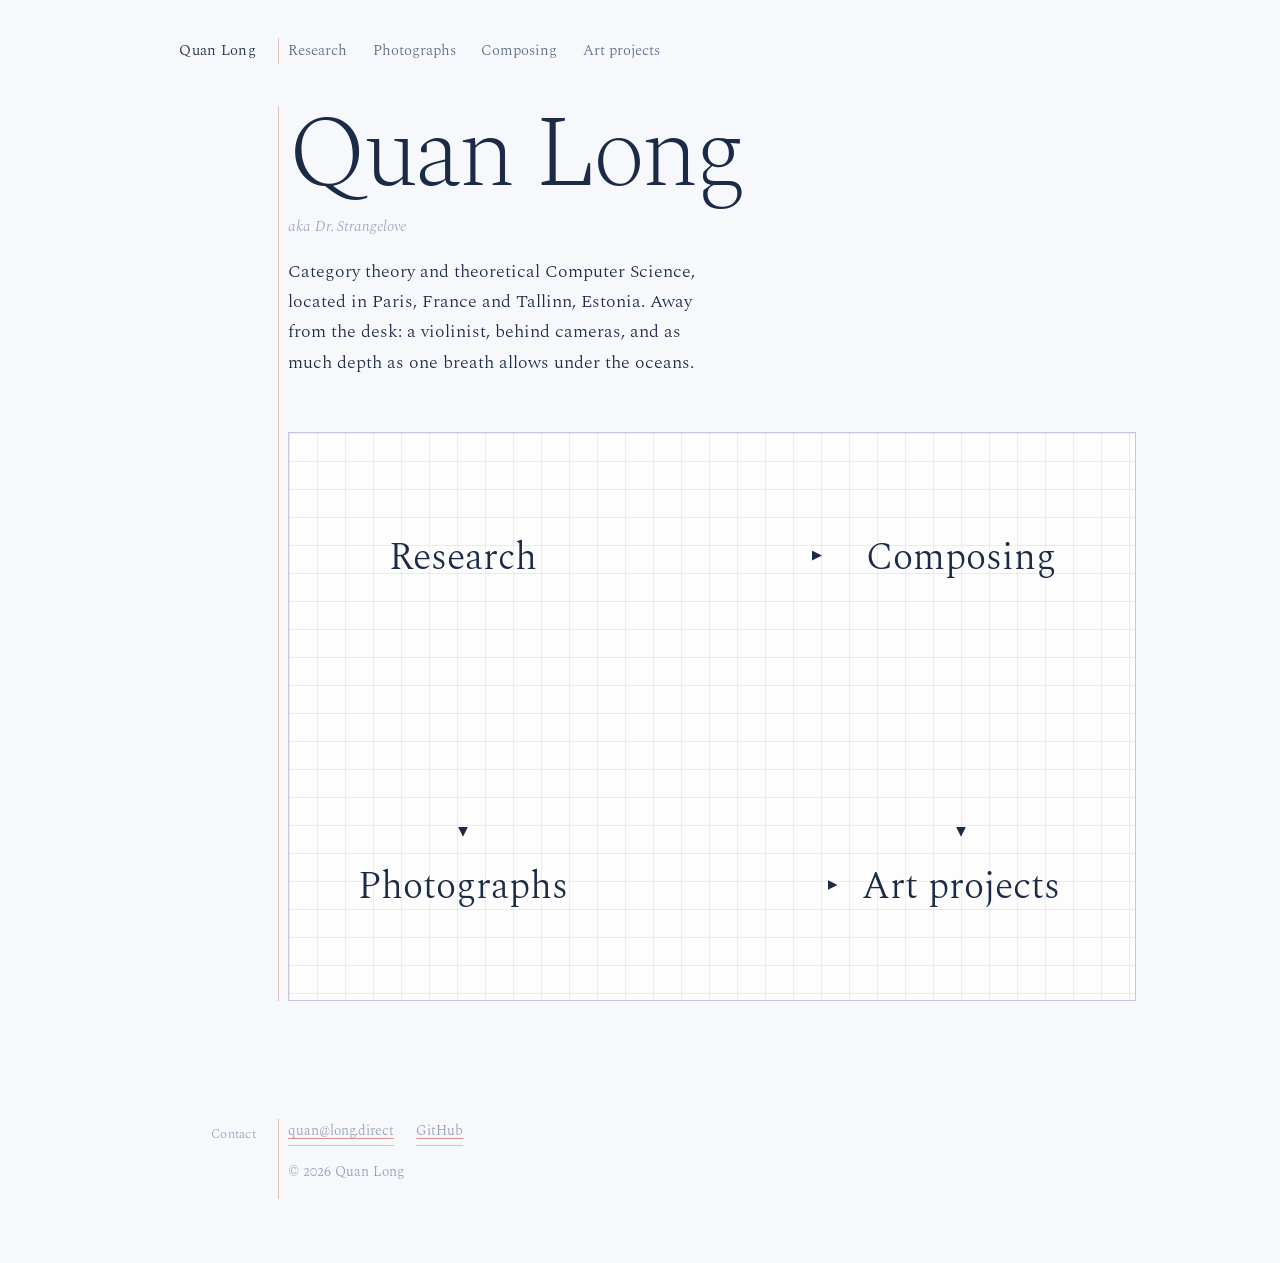
<file: index.html>
<!DOCTYPE html>
<html lang="en">
<head>
<meta charset="UTF-8">
<meta name="viewport" content="width=device-width, initial-scale=1.0">
<title>Quan Long</title>
<meta name="description" content="Quan Long — category theory and programming language semantics, violin, photographs, art projects.">
<link rel="preconnect" href="https://fonts.googleapis.com">
<link rel="preconnect" href="https://fonts.gstatic.com" crossorigin>
<link href="https://fonts.googleapis.com/css2?family=Spectral:ital,wght@0,200;0,300;0,400;0,600;1,300;1,400&display=swap" rel="stylesheet">
<script>document.documentElement.classList.add('js');</script>

<!--
  ─────────────────────────────────────────────────────────────
  HOW TO EDIT THIS PAGE

  · Everything is in this one file: markup, styles, behaviour.
    (style.css from the old version is no longer used — delete it.)
  · Each of the four sections is a <section class="view"> with an id.
    Navigation is by URL hash: /#research, /#photographs, etc.
  · Blocks marked TEMPLATE are meant to be copied and filled in.
  · Photographs expect files at  images/photo-01.jpg  and so on.
    Until a file exists the tile shows its own filename, so you always
    know what to drop into the repo.
  · PDFs keep living in  pdf/.
  ─────────────────────────────────────────────────────────────
-->

<style>
:root {
  --paper:      #F7F8FB;
  --paper-warm: #FDFDFE;
  --ink:        #1B2A47;
  --ink-soft:   #5D6C88;
  --ink-faint:  #93A0B6;
  --rule:       #C8C4E2;
  --red:        #B4372F;
  --red-soft:   #D9928C;
  --grid:       rgba(140, 133, 196, 0.16);
  --focus:      #3A56A8;

  --serif: "Spectral", "Iowan Old Style", Georgia, "Times New Roman", serif;
  --measure: 62ch;
  --gutter: 8.4rem;
}

@media (prefers-color-scheme: dark) {
  :root:not([data-theme="light"]) {
    --paper:      #121727;
    --paper-warm: #171D30;
    --ink:        #E4E8F3;
    --ink-soft:   #9AA6C0;
    --ink-faint:  #6B778F;
    --rule:       #3A3D60;
    --red:        #E0736A;
    --red-soft:   #8C463F;
    --grid:       rgba(150, 143, 210, 0.13);
    --focus:      #8FA8E8;
  }
}
:root[data-theme="dark"] {
  --paper:      #121727;
  --paper-warm: #171D30;
  --ink:        #E4E8F3;
  --ink-soft:   #9AA6C0;
  --ink-faint:  #6B778F;
  --rule:       #3A3D60;
  --red:        #E0736A;
  --red-soft:   #8C463F;
  --grid:       rgba(150, 143, 210, 0.13);
  --focus:      #8FA8E8;
}

*, *::before, *::after { box-sizing: border-box; }

html { -webkit-text-size-adjust: 100%; }

body {
  margin: 0;
  background: var(--paper);
  color: var(--ink);
  font-family: var(--serif);
  font-weight: 300;
  font-size: 17px;
  line-height: 1.68;
  font-variant-numeric: oldstyle-nums;
  -webkit-font-smoothing: antialiased;
}

a { color: inherit; text-decoration: none; }
p a, .prose a {
  text-decoration: underline;
  text-decoration-color: var(--red-soft);
  text-underline-offset: 0.18em;
  text-decoration-thickness: 1px;
}
p a:hover, .prose a:hover { color: var(--red); text-decoration-color: var(--red); }

:focus-visible {
  outline: 2px solid var(--focus);
  outline-offset: 3px;
  border-radius: 1px;
}

img { max-width: 100%; display: block; }

/* ── the sheet: a ruled page with a margin column ─────────────── */

.sheet {
  position: relative;
  max-width: 66rem;
  margin-inline: auto;
  padding-inline: 2rem;
}
.sheet::before {
  content: "";
  position: absolute;
  top: 0; bottom: 0;
  left: calc(2rem + var(--gutter));
  width: 1px;
  background: var(--red-soft);
  opacity: .55;
}

.row {
  display: grid;
  grid-template-columns: 7rem minmax(0, 1fr);
  column-gap: 2rem;
}
.row > .margin {
  text-align: right;
  color: var(--ink-faint);
  font-size: .82rem;
  line-height: 1.5;
  letter-spacing: .02em;
  padding-top: .45em;
}

/* ── masthead ─────────────────────────────────────────────────── */

.masthead {
  padding-block: 2.4rem 1.6rem;
  position: sticky;
  top: 0;
  z-index: 20;
  background: color-mix(in srgb, var(--paper) 92%, transparent);
  backdrop-filter: blur(8px);
}
.masthead .margin {
  padding-top: .1em;
  font-size: .95rem;
  color: var(--ink);
}
.masthead nav ul {
  list-style: none;
  margin: 0; padding: 0;
  display: flex;
  flex-wrap: wrap;
  gap: 1.6rem;
  font-size: .95rem;
  color: var(--ink-soft);
}
.masthead nav a {
  padding-bottom: .2em;
  border-bottom: 1px solid transparent;
}
.masthead nav a:hover { color: var(--ink); border-bottom-color: var(--rule); }
.masthead nav a[aria-current="page"] {
  color: var(--ink);
  border-bottom-color: var(--red);
}

/* ── views ────────────────────────────────────────────────────── */

.view { padding-block: 2rem 5rem; }
.js .view[hidden] { display: none; }

.view-title {
  font-size: clamp(1.9rem, 4vw, 2.7rem);
  font-weight: 200;
  line-height: 1.1;
  margin: 0 0 .7rem;
  letter-spacing: -0.01em;
}
.prose { max-width: var(--measure); margin: 0 0 3.2rem; color: var(--ink-soft); }
.prose p { margin: 0 0 1em; }

/* ── home ─────────────────────────────────────────────────────── */

#home { padding-top: 1rem; }
.name {
  font-size: clamp(3.1rem, 11vw, 6.4rem);
  font-weight: 200;
  line-height: .95;
  letter-spacing: -0.03em;
  margin: 0 0 1.4rem;
}
.name .alias {
  display: block;
  font-size: .95rem;
  font-weight: 300;
  font-style: italic;
  letter-spacing: 0;
  color: var(--ink-faint);
  margin-top: 1.1rem;
}
.bio { max-width: 46ch; font-size: 1.12rem; margin: 0 0 3.4rem; }

.plate {
  background: var(--paper-warm);
  background-image:
    repeating-linear-gradient(to right,  var(--grid) 0 1px, transparent 1px 28px),
    repeating-linear-gradient(to bottom, var(--grid) 0 1px, transparent 1px 28px);
  border: 1px solid var(--rule);
  padding: 1.5rem .5rem;
}
.plate svg { width: 100%; height: auto; display: block; }

.node text {
  font-family: var(--serif);
  font-size: 29px;
  font-weight: 300;
  fill: var(--ink);
  transition: fill .18s ease;
}
.node:hover text, .node:focus-visible text { fill: var(--red); }
.node:hover text { text-decoration: underline; text-underline-offset: 5px; }
.arrow { stroke: var(--ink-soft); stroke-width: 1.1; fill: none; }
.arrow-label {
  font-family: var(--serif);
  font-style: italic;
  font-size: 15px;
  fill: var(--ink-soft);
}
.commutes {
  font-family: var(--serif);
  font-style: italic;
  font-size: 14px;
  fill: var(--ink-faint);
  opacity: .8;
}

.js .plate svg .arrow,
.js .plate svg .head {
  animation: draw 1s cubic-bezier(.4,0,.2,1) both;
}
.js .plate svg .arrow { stroke-dasharray: 260; stroke-dashoffset: 260; }
@keyframes draw { to { stroke-dashoffset: 0; opacity: 1; } }
.js .plate svg .head { opacity: 0; animation-name: fadein; animation-delay: .75s; }
@keyframes fadein { to { opacity: 1; } }

.diagram-list { display: none; }

@media (prefers-reduced-motion: reduce) {
  .js .plate svg .arrow { animation: none; stroke-dashoffset: 0; }
  .js .plate svg .head  { animation: none; opacity: 1; }
  * { scroll-behavior: auto !important; }
}

/* ── entries (research, composing) ────────────────────────────── */

.entry {
  padding-block: 1.8rem;
  border-top: 1px solid var(--rule);
}
.entry:first-of-type { border-top: 1px solid var(--ink-faint); }
.entry h3 {
  font-size: 1.32rem;
  font-weight: 400;
  line-height: 1.3;
  margin: 0 0 .45rem;
}
.entry p { margin: 0 0 .7rem; max-width: var(--measure); color: var(--ink-soft); }
.entry .credit { font-style: italic; color: var(--ink-faint); font-size: .95rem; }
.files { display: flex; flex-wrap: wrap; gap: 1.3rem; font-size: .95rem; margin: 0; }
.files a {
  border-bottom: 1px solid var(--red-soft);
  padding-bottom: .12em;
}
.files a:hover { color: var(--red); border-bottom-color: var(--red); }
.status { color: var(--red); }

audio { width: min(100%, 26rem); margin-top: .6rem; }

/* ── photographs ──────────────────────────────────────────────── */

.plates {
  display: grid;
  grid-template-columns: repeat(auto-fill, minmax(215px, 1fr));
  gap: 1.6rem 1.4rem;
  margin: 0;
}
.shot { margin: 0; }
.shot button {
  display: block;
  width: 100%;
  padding: 0;
  border: 1px solid var(--rule);
  background: var(--paper-warm);
  cursor: zoom-in;
  font: inherit;
  color: inherit;
}
.shot img { width: 100%; height: 100%; object-fit: cover; aspect-ratio: 4 / 5; }
.shot figcaption {
  margin-top: .55rem;
  font-size: .88rem;
  color: var(--ink-faint);
  font-style: italic;
}
.absent {
  display: none;
  aspect-ratio: 4 / 5;
  place-content: center;
  padding: 1rem;
  text-align: center;
  font-size: .82rem;
  line-height: 1.5;
  color: var(--ink-faint);
  background-image:
    repeating-linear-gradient(to right,  var(--grid) 0 1px, transparent 1px 22px),
    repeating-linear-gradient(to bottom, var(--grid) 0 1px, transparent 1px 22px);
}
.shot.missing img { display: none; }
.shot.missing .absent { display: grid; }
.shot.missing button { cursor: default; }

dialog.lightbox {
  border: none;
  padding: 0;
  background: transparent;
  max-width: 94vw;
  max-height: 94vh;
}
dialog.lightbox::backdrop { background: rgba(12, 16, 28, .88); }
dialog.lightbox img { max-width: 94vw; max-height: 84vh; object-fit: contain; }
dialog.lightbox p {
  color: #D8DEEC;
  font-style: italic;
  font-size: .9rem;
  text-align: center;
  margin: .8rem 0 0;
}

/* ── art projects ─────────────────────────────────────────────── */

.works { display: grid; gap: 0; }
.work {
  padding-block: 2.2rem;
  border-top: 1px solid var(--rule);
}
.work:first-child { border-top: 1px solid var(--ink-faint); }
.work h3 { font-size: 1.45rem; font-weight: 400; margin: 0 0 .3rem; }
.work .medium { font-style: italic; color: var(--ink-faint); margin: 0 0 .9rem; font-size: .95rem; }
.work p { max-width: var(--measure); color: var(--ink-soft); margin: 0 0 .7rem; }

/* ── footer ───────────────────────────────────────────────────── */

.colophon {
  padding-block: 2.4rem 4rem;
  font-size: .9rem;
  color: var(--ink-faint);
}
.colophon .links { display: flex; flex-wrap: wrap; gap: 1.4rem; margin: 0 0 .6rem; }
.colophon a { border-bottom: 1px solid var(--rule); padding-bottom: .1em; }
.colophon a:hover { color: var(--red); border-bottom-color: var(--red); }

/* ── narrow screens ───────────────────────────────────────────── */

@media (max-width: 760px) {
  .sheet { padding-inline: 1.4rem; }
  .sheet::before { display: none; }
  .row { grid-template-columns: minmax(0, 1fr); row-gap: .3rem; }
  .row > .margin { text-align: left; padding-top: 0; }
  .masthead { padding-block: 1.4rem 1rem; }
  .masthead .margin { margin-bottom: .5rem; }
  .masthead nav ul { gap: 1.1rem; font-size: .9rem; }
  .plate { display: none; }
  .diagram-list {
    display: block;
    list-style: none;
    margin: 0; padding: 0;
    border-top: 1px solid var(--ink-faint);
  }
  .diagram-list li { border-bottom: 1px solid var(--rule); }
  .diagram-list a {
    display: flex;
    justify-content: space-between;
    align-items: baseline;
    gap: 1rem;
    padding: .95rem 0;
    font-size: 1.3rem;
    font-weight: 300;
  }
  .diagram-list em { font-size: .85rem; color: var(--ink-faint); }
  .view { padding-block: 1.4rem 3.5rem; }
}
</style>
</head>

<body>

<header class="masthead">
  <div class="sheet row">
    <div class="margin">Quan&nbsp;Long</div>
    <nav aria-label="Sections">
      <ul>
        <li><a href="#research" data-nav="research">Research</a></li>
        <li><a href="#photographs" data-nav="photographs">Photographs</a></li>
        <li><a href="#composing" data-nav="composing">Composing</a></li>
        <li><a href="#art" data-nav="art">Art projects</a></li>
      </ul>
    </nav>
  </div>
</header>

<main>

<!-- ══ HOME ══════════════════════════════════════════════════ -->
<section class="view" id="home" aria-label="Introduction">
  <div class="sheet row">
    <div class="margin"></div>
    <div>
      <h1 class="name">Quan Long<span class="alias">aka Dr.&thinsp;Strangelove</span></h1>
      <p class="bio">Category theory and theoretical Computer Science, located in Paris, France and Tallinn, Estonia. 
        
        Away from the desk: a violinist, behind cameras, and as much depth as one breath allows under the oceans.</p>

      <div class="plate">
        <svg viewBox="0 0 640 400" role="img" aria-label="A commutative square whose four corners link to the four sections of this site.">
          <defs>
            <marker id="tip" viewBox="0 0 10 10" refX="9" refY="5" markerWidth="7" markerHeight="7" orient="auto-start-reverse">
              <path d="M 0 0 L 10 5 L 0 10 z" fill="currentColor"/>
            </marker>
          </defs>

          <g color="var(--ink-soft)">
            <line class="arrow head" x1="248" y1="76" x2="404" y2="76" marker-end="url(#tip)" style="animation-delay:.05s"/>
            <line class="arrow head" x1="128" y1="112" x2="128" y2="292" marker-end="url(#tip)" style="animation-delay:.2s"/>
            <line class="arrow head" x1="512" y1="112" x2="512" y2="292" marker-end="url(#tip)" style="animation-delay:.35s"/>
            <line class="arrow head" x1="232" y1="330" x2="416" y2="330" marker-end="url(#tip)" style="animation-delay:.5s"/>
          </g>
          <!-- 
          <text class="arrow-label" x="326" y="60" text-anchor="middle">counterpoint</text>
          <text class="arrow-label" x="116" y="206" text-anchor="end">attention</text>
          <text class="arrow-label" x="524" y="206" text-anchor="start">notation</text>
          <text class="arrow-label" x="324" y="356" text-anchor="middle">framing</text>
          <text class="commutes" x="320" y="208" text-anchor="middle">and it commutes</text>
          -->

          <a class="node" href="#research"><title>Research projects</title><text x="128" y="86" text-anchor="middle">Research</text></a>
          <a class="node" href="#composing"><title>Composing</title><text x="512" y="86" text-anchor="middle">Composing</text></a>
          <a class="node" href="#photographs"><title>Photographs</title><text x="128" y="340" text-anchor="middle">Photographs</text></a>
          <a class="node" href="#art"><title>Art projects</title><text x="512" y="340" text-anchor="middle">Art&nbsp;projects</text></a>
        </svg>
      </div>

      <ul class="diagram-list">
        <li><a href="#research">Research <em>papers and reports</em></a></li>
        <li><a href="#photographs">Photographs <em>film and digital</em></a></li>
        <li><a href="#composing">Composing <em>scores and recordings</em></a></li>
        <li><a href="#art">Art projects <em>objects and installations</em></a></li>
      </ul>
    </div>
  </div>
</section>

<!-- ══ RESEARCH ══════════════════════════════════════════════ -->
<section class="view" id="research" aria-label="Research">
  <div class="sheet row">
    <div class="margin"></div>
    <div>
      <h2 class="view-title">Research</h2>
      <div class="prose">
        <p>Monads and their gradings, effects, and the categorical structures underneath programming languages.</p>
      </div>
    </div>
  </div>

  <article class="entry sheet row">
    <div class="margin">2023</div>
    <div>
      <h3>Central submonads of graded monads</h3>
      <p>On commutativity for graded monads, and the construction of their centre — the largest sub-structure on which everything commutes.</p>
      <p class="credit">With Flavien Breuvart and Vladimir Zamdzhiev.</p>
      <p class="files">
        <a href="pdf/centre_graded_monad.pdf" target="_blank" rel="noopener">Paper</a>
        <a href="pdf/central-graded-submonads.pdf" target="_blank" rel="noopener">Report</a>
      </p>
    </div>
  </article>

  <article class="entry sheet row">
    <div class="margin">2022</div>
    <div>
      <h3>Comparing functional approaches to automatic differentiation</h3>
      <p>A survey and comparison of the current functional presentations of automatic differentiation, and what each of them costs.</p>
      <p class="credit">With Damiano Mazza.</p>
      <p class="files">
        <a href="pdf/AD_Quan.pdf" target="_blank" rel="noopener">Report</a>
      </p>
    </div>
  </article>

  <!-- TEMPLATE — copy this block for a new research entry -->
  <article class="entry sheet row">
    <div class="margin">In&nbsp;progress</div>
    <div>
      <h3>Relative Monads for quantum effects</h3>
      <p>TBD</p>
      <p class="credit">With Tarmo Uustalu.</p>
      <p class="files">
        <a href="pdf/draft.pdf" target="_blank" rel="noopener">Draft</a>
      </p>
    </div>
  </article>
</section>

<!-- ══ PHOTOGRAPHS ═══════════════════════════════════════════ -->
<section class="view" id="photographs" aria-label="Photographs">
  <div class="sheet row">
    <div class="margin"></div>
    <div>
      <h2 class="view-title">Photographs</h2>
      <div class="prose">
        <p> The Uncanny Gap between Reality and Dreams</p>
      </div>

      <div class="plates">
        <!-- TEMPLATE — one <figure> per photograph. Put the files in images/. -->
        <figure class="shot">
          <button type="button">
            <img src="images/photo-01.jpg" alt="Caption describing the photograph" loading="lazy">
            <span class="absent"></span>
          </button>
          <figcaption>Caption — place, year</figcaption>
        </figure>
        <figure class="shot">
          <button type="button">
            <img src="images/photo-02.jpg" alt="Caption describing the photograph" loading="lazy">
            <span class="absent"></span>
          </button>
          <figcaption>Caption — place, year</figcaption>
        </figure>
        <figure class="shot">
          <button type="button">
            <img src="images/photo-03.jpg" alt="Caption describing the photograph" loading="lazy">
            <span class="absent"></span>
          </button>
          <figcaption>Caption — place, year</figcaption>
        </figure>
        <figure class="shot">
          <button type="button">
            <img src="images/photo-04.jpg" alt="Caption describing the photograph" loading="lazy">
            <span class="absent"></span>
          </button>
          <figcaption>Caption — place, year</figcaption>
        </figure>
        <figure class="shot">
          <button type="button">
            <img src="images/photo-05.jpg" alt="Caption describing the photograph" loading="lazy">
            <span class="absent"></span>
          </button>
          <figcaption>Caption — place, year</figcaption>
        </figure>
        <figure class="shot">
          <button type="button">
            <img src="images/photo-06.jpg" alt="Caption describing the photograph" loading="lazy">
            <span class="absent"></span>
          </button>
          <figcaption>Caption — place, year</figcaption>
        </figure>
      </div>
    </div>
  </div>
</section>

<!-- ══ COMPOSING ═════════════════════════════════════════════ -->
<section class="view" id="composing" aria-label="Composing">
  <div class="sheet row">
    <div class="margin"></div>
    <div>
      <h2 class="view-title">Composing</h2>
      <div class="prose">
        <p>Scores and recordings. Under Construction</p>
      </div>
    </div>
  </div>

  <article class="entry sheet row">
    <div class="margin"><span class="status">In&nbsp;progress</span></div>
    <div>
      <h3>Sonata for solo violin</h3>
      <p>TBD</p>
      <p class="credit">Solo violin.</p>
      <p class="files">
        <a href="pdf/sonata-violin.pdf" target="_blank" rel="noopener">Score</a>
      </p>
    </div>
  </article>

  <!-- TEMPLATE — copy for each further piece. Delete the <audio> line if there is no recording. -->
  <article class="entry sheet row">
    <div class="margin">Year</div>
    <div>
      <h3>Title of the piece</h3>
      <p>TBD.</p>
      <p class="credit">Instrumentation — duration.</p>
      <p class="files">
        <a href="pdf/score.pdf" target="_blank" rel="noopener">Score</a>
      </p>
      <audio controls preload="none" src="audio/recording.mp3"></audio>
    </div>
  </article>
</section>

<!-- ══ ART PROJECTS ══════════════════════════════════════════ -->
<section class="view" id="art" aria-label="Art projects">
  <div class="sheet row">
    <div class="margin"></div>
    <div>
      <h2 class="view-title">Art projects</h2>
      <div class="prose">
        <p> Paintings, installations, collaborations.</p>
      </div>

      <div class="works">
        <!-- TEMPLATE — copy per project -->
        <article class="work">
          <h3>Title of the project</h3>
          <p class="medium">Medium, dimensions — year</p>
          <p>TBD.</p>
          <p class="files"><a href="#" target="_blank" rel="noopener">Documentation</a></p>
        </article>
        <article class="work">
          <h3>Title of the project</h3>
          <p class="medium">Medium, dimensions — year</p>
          <p>TBD.</p>
        </article>
        <article class="work">
          <h3>Title of the project</h3>
          <p class="medium">Medium, dimensions — year</p>
          <p>TBD.</p>
        </article>
      </div>
    </div>
  </div>
</section>

</main>

<footer class="colophon">
  <div class="sheet row">
    <div class="margin">Contact</div>
    <div>
      <p class="links">
        <a href="mailto:quan@long.direct">quan@long.direct</a>
        <a href="https://github.com/DrStrangelove42" target="_blank" rel="noopener">GitHub</a>
      </p>
      <p>© 2026 Quan Long</p>
    </div>
  </div>
</footer>

<dialog class="lightbox">
  <img alt="">
  <p></p>
</dialog>

<script>
(function () {
  var views = Array.prototype.slice.call(document.querySelectorAll('.view'));
  var navs  = Array.prototype.slice.call(document.querySelectorAll('[data-nav]'));

  function route() {
    var id = (location.hash || '').replace('#', '') || 'home';
    if (!document.getElementById(id) || !document.getElementById(id).classList.contains('view')) id = 'home';
    views.forEach(function (v) { v.hidden = (v.id !== id); });
    navs.forEach(function (a) {
      if (a.getAttribute('data-nav') === id) a.setAttribute('aria-current', 'page');
      else a.removeAttribute('aria-current');
    });
    document.title = id === 'home' ? 'Quan Long'
      : document.getElementById(id).querySelector('.view-title').textContent + ' — Quan Long';
  }

  window.addEventListener('hashchange', function () { route(); window.scrollTo(0, 0); });
  route();

  // Photographs that are not in the repo yet say so, instead of breaking.
  document.querySelectorAll('.shot').forEach(function (fig) {
    var img = fig.querySelector('img');
    var slot = fig.querySelector('.absent');
    function absent() {
      fig.classList.add('missing');
      slot.textContent = 'Add ' + (img.getAttribute('src') || 'the image file') + ' to the repository';
    }
    img.addEventListener('error', absent);
    if (img.complete && img.naturalWidth === 0) absent();
  });

  // Lightbox
  var box = document.querySelector('dialog.lightbox');
  var boxImg = box.querySelector('img');
  var boxCap = box.querySelector('p');
  document.querySelectorAll('.shot button').forEach(function (btn) {
    btn.addEventListener('click', function () {
      var fig = btn.closest('.shot');
      if (fig.classList.contains('missing')) return;
      var img = fig.querySelector('img');
      boxImg.src = img.currentSrc || img.src;
      boxImg.alt = img.alt;
      boxCap.textContent = fig.querySelector('figcaption').textContent;
      if (typeof box.showModal === 'function') box.showModal();
    });
  });
  box.addEventListener('click', function (e) { if (e.target === box) box.close(); });
})();
</script>

</body>
</html>
</file>
